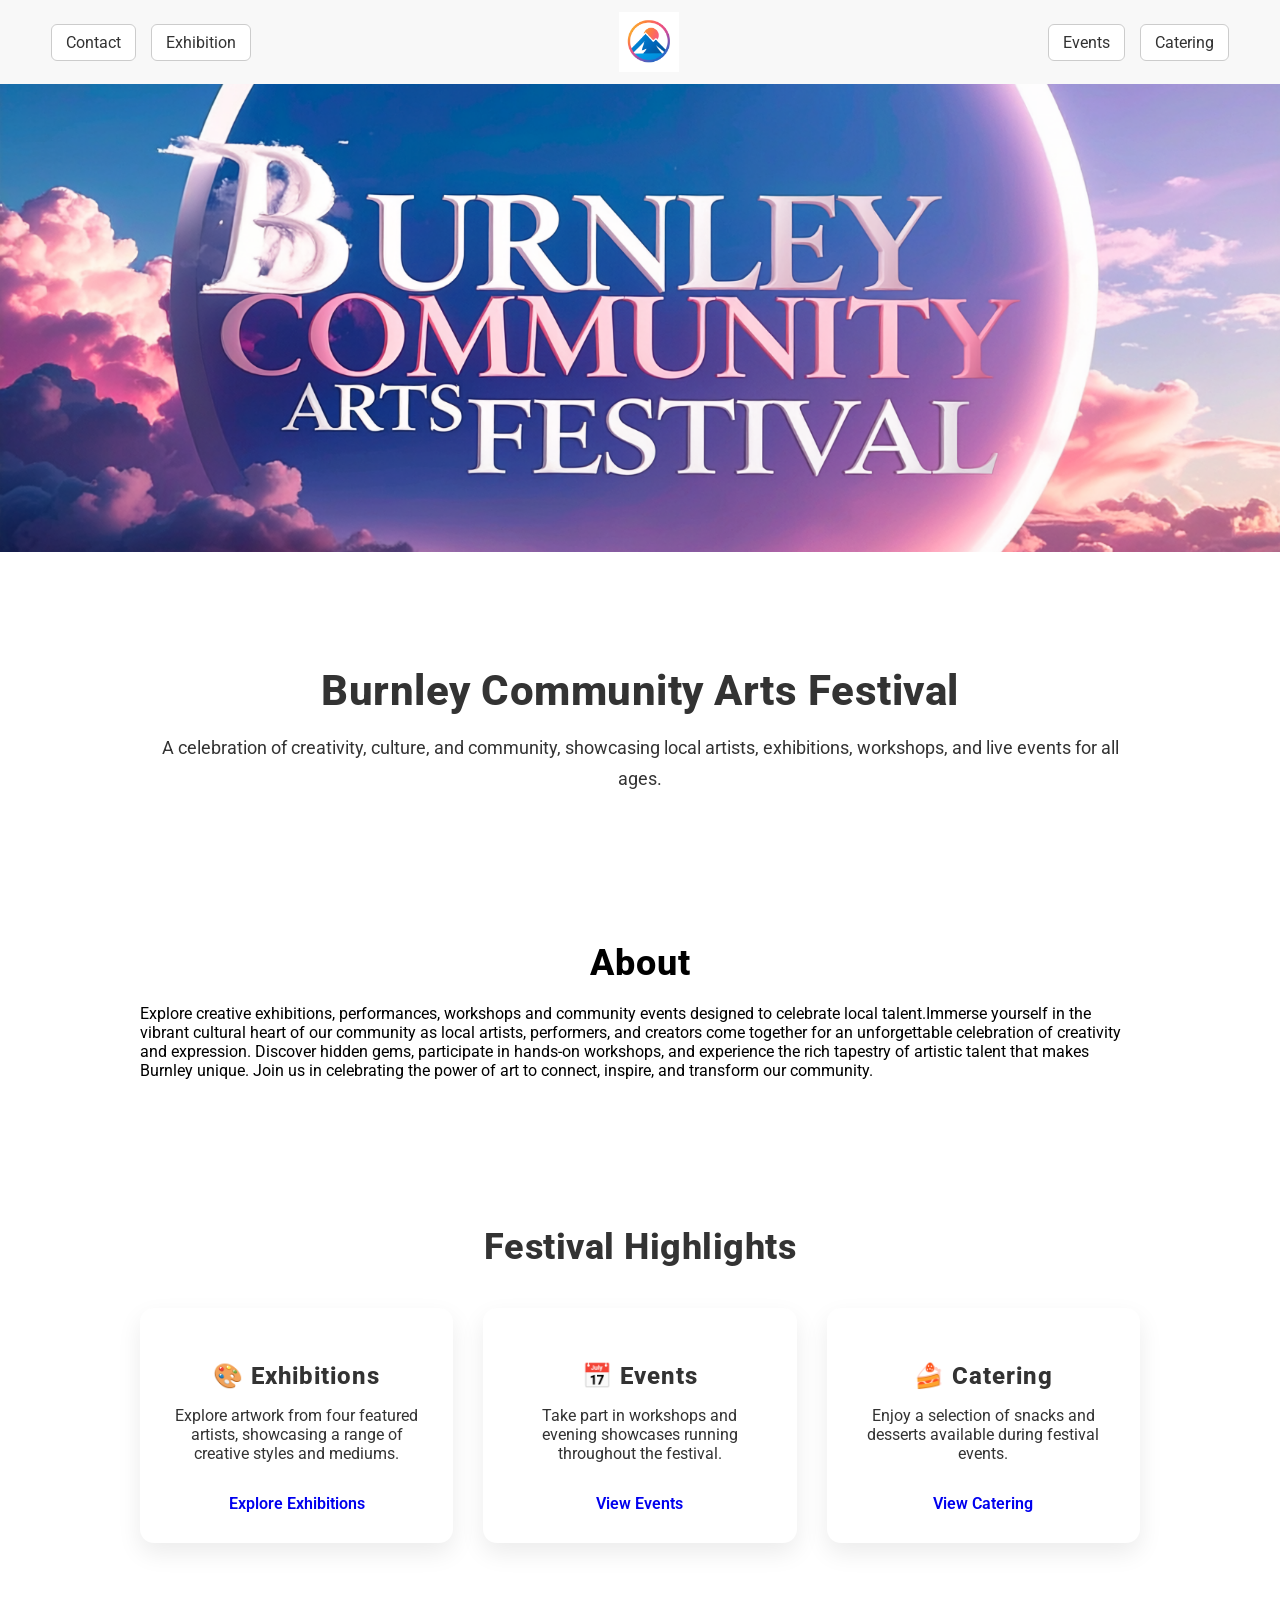
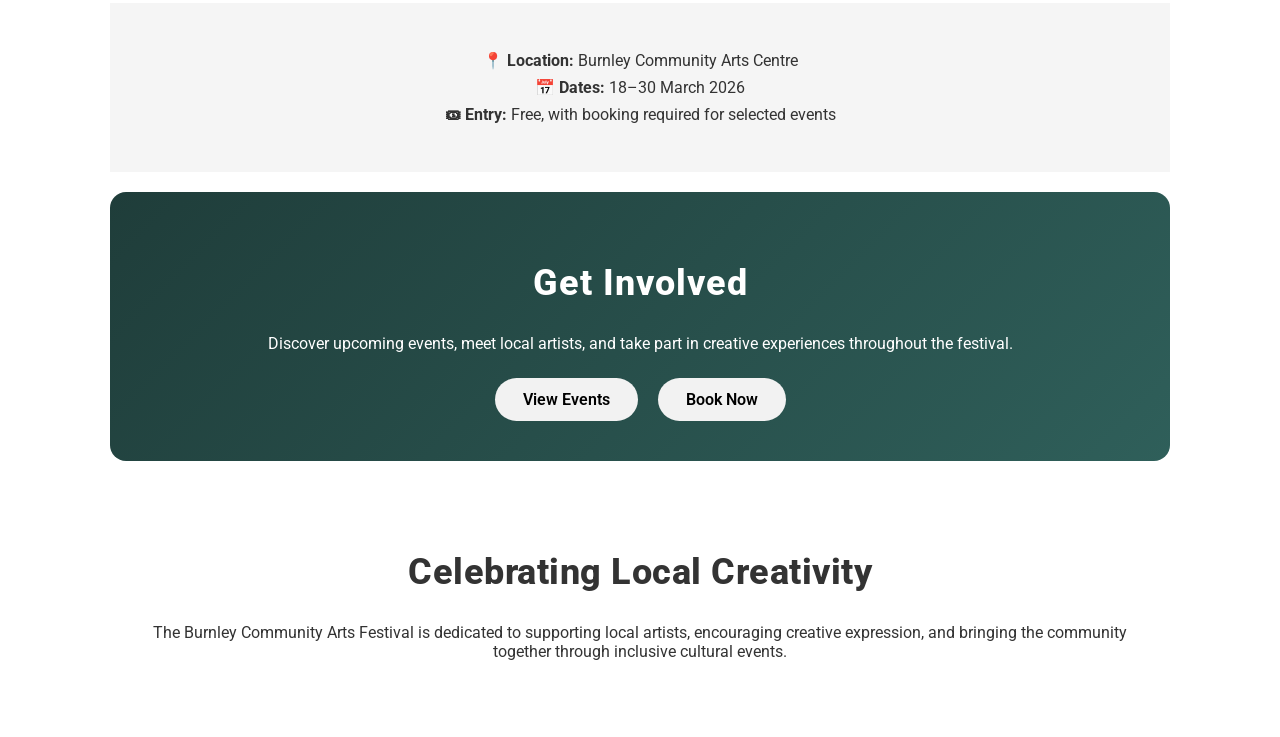
<file: index.html>
<!DOCTYPE html>
<html>

<head>
    <meta charset="UTF-8">
    <title>Burnley Community Arts Festival</title>
    <meta name="Keywords" content="Burnley Arts Festival, community arts, Burnley events, artists, exhibitions, live performances, workshops, local art festival"/>
    <meta name="description" content="The Burnley Community Arts Festival celebrates local creativity with exhibitions, performances, workshops and community events. Discover artists, explore the schedule and get involved."/>
    <meta name="author" content="Farheen Arman"/>
    <meta name="viewport" content="width=device-width, initial-scale=1.0"/>
    <link rel="stylesheet" href="css/style.css">
    <link href="https://fonts.googleapis.com/css2?family=Roboto:wght@300;400;500;700;900&display=swap" rel="stylesheet">
</head>

    <body>
        <header class="top-nav">
           <nav class="nav">
                <div class="nav-left">
                    <a href="contact.html" class="nav-btn">Contact</a>
                    <a href="exhibition.html" class="nav-btn">Exhibition</a>
                </div>

                    <a href="index.html" class="logo-link">
                        <img src="images/Logo 8.png" alt="Company Logo" class="logo-img">
                    </a>

            <div class="nav-right">
                <a href="event.html" class="nav-btn">Events</a>
                <a href="catering.html" class="nav-btn">Catering</a>
            </div>

            </nav>

        </header>

    <section class="hero-image">
        <img src="images/Index image 1 copy 2.png" alt="Burnley Community Arts Festival">
    </section>

    <main>

    <section class="highlights-section"></section>
<section class="info-strip"></section>
<section class="cta-section"></section>
<section class="mission-section"></section>

    </main>


  
    <section class="home-intro"> 
    <h1>Burnley Community Arts Festival</h1>
    <p>
        A celebration of creativity, culture, and community, showcasing local artists,
        exhibitions, workshops, and live events for all ages.
    </p>
</section>


    <section class="about-section">
        <h2>About</h2>
        <p>
            Explore creative exhibitions, performances, 
            workshops and community events designed to celebrate local talent.Immerse yourself in the vibrant cultural heart of our community as local artists, performers, and creators come together for an unforgettable celebration of creativity and expression. Discover hidden gems, participate in hands-on workshops, and experience the rich tapestry of artistic talent that makes Burnley unique. Join us in celebrating the power of art to connect, inspire, and transform our community.
        </p>
    </section>

    <section class="home-overview">
    <h2>Festival Highlights</h2>

    <div class="overview-cards">
        <div class="overview-card">
            <h3>🎨 Exhibitions</h3>
            <p>
                Explore artwork from four featured artists, showcasing a range of
                creative styles and mediums.
            </p>
            <a href="exhibition.html">Explore Exhibitions</a>
        </div>

        <div class="overview-card">
            <h3>📅 Events</h3>
            <p>
                Take part in workshops and evening showcases running throughout
                the festival.
            </p>
            <a href="event.html">View Events</a>
        </div>

        <div class="overview-card">
            <h3>🍰 Catering</h3>
            <p>
                Enjoy a selection of snacks and desserts available during festival
                events.
            </p>
            <a href="catering.html">View Catering</a>
        </div>
    </div>
    </section>

    <section class="home-details">

    <p><strong>📍 Location:</strong> Burnley Community Arts Centre</p>
    <p><strong>📅 Dates:</strong> 18–30 March 2026</p>
    <p><strong>🎟 Entry:</strong> Free, with booking required for selected events</p>
    
    </section>

    <section class="home-cta">
    <h2>Get Involved</h2>
    <p>
        Discover upcoming events, meet local artists, and take part in creative
        experiences throughout the festival.
    </p>

    <div class="cta-buttons">
        <a href="event.html" class="cta-btn">View Events</a>
        <a href="booking.html" class="cta-btn">Book Now</a>
    </div>
</section>

    <section class="home-values">
    <h2>Celebrating Local Creativity</h2>
    <p>
        The Burnley Community Arts Festival is dedicated to supporting local artists,
        encouraging creative expression, and bringing the community together
        through inclusive cultural events.
    </p>
</section>





    </body>
</html>
</file>
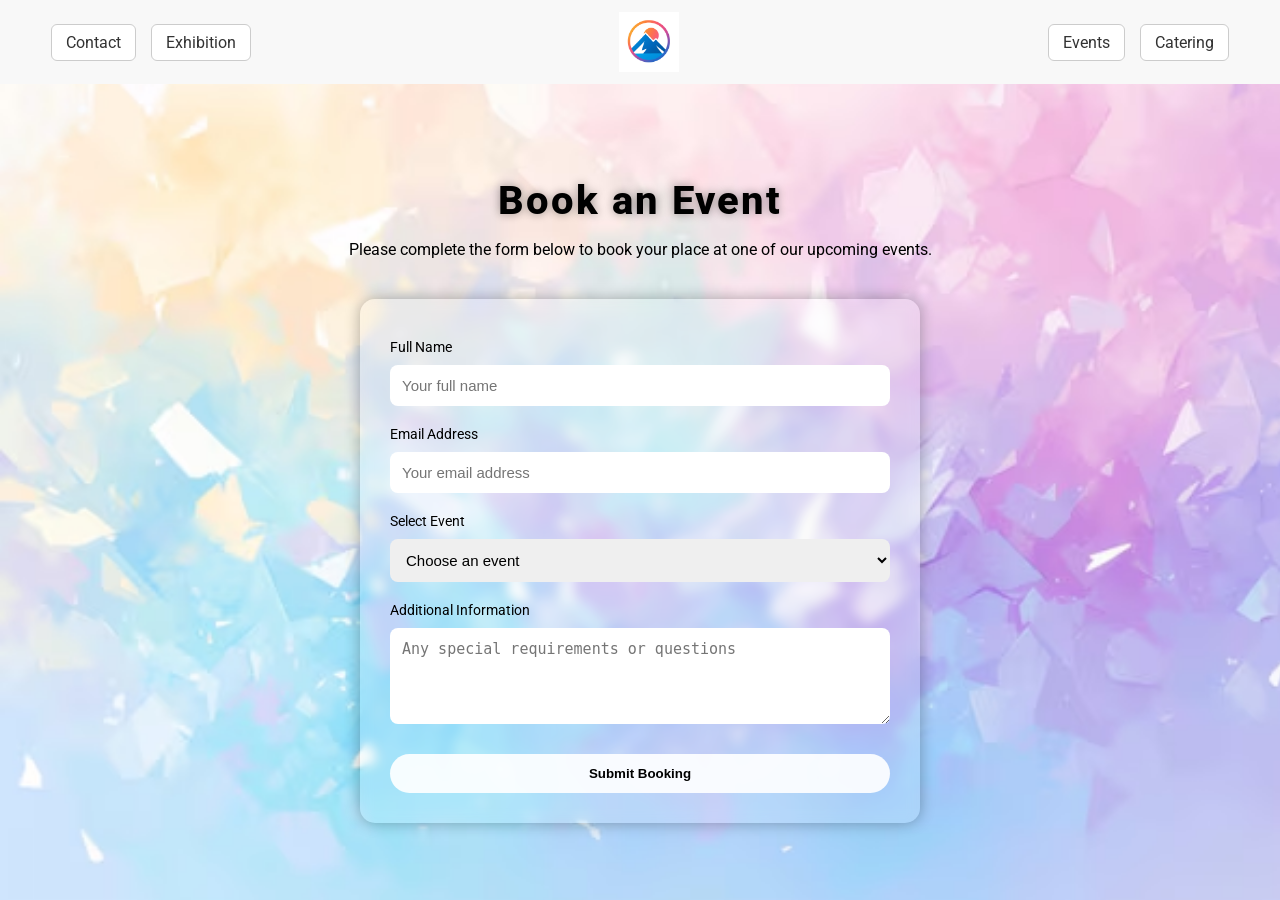
<file: booking.html>
<!DOCTYPE html>
<html>

<head>
    <meta charset="UTF-8">
    <title>Burnley Community Arts Festival</title>
    <meta name="Keywords" content="Burnley Arts Festival, community arts, Burnley events, artists, exhibitions, live performances, workshops, local art festival"/>
    <meta name="description" content="The Burnley Community Arts Festival celebrates local creativity with exhibitions, performances, workshops and community events. Discover artists, explore the schedule and get involved."/>
    <meta name="author" content="Farheen Arman"/>
    <meta name="viewport" content="width=device-width, initial-scale=1.0"/>
    <link rel="stylesheet" href="css/style.css">
    <link href="https://fonts.googleapis.com/css2?family=Roboto:wght@300;400;500;700;900&display=swap" rel="stylesheet">
</head>

    <body>
        <header class="top-nav">
           <nav class="nav">
  <div class="nav-left">
    <a href="contact.html" class="nav-btn">Contact</a>
    <a href="exhibition.html" class="nav-btn">Exhibition</a>
  </div>

  <a href="index.html" class="logo-link">
    <img src="images/Logo 8.png" alt="Company Logo" class="logo-img">
  </a>

  <div class="nav-right">
    <a href="event.html" class="nav-btn">Events</a>
    <a href="catering.html" class="nav-btn">Catering</a>
  </div>
            </nav>

    </header>

<style>
body {
    background-image: url("images/background 3.avif");
    background-size: cover;
    background-repeat: no-repeat;
    background-attachment: fixed;
}

.contact-box h2 {
    color: rgb(6, 58, 58);
    text-align: center;
}
</style>


    <!-- NAVIGATION BAR -->
    <!-- Paste the SAME navbar code you use on all other pages here -->

    <section class="booking">

        <h1 class="booking-title">Book an Event</h1>
        <p class="booking-text">
            Please complete the form below to book your place at one of our upcoming events.
        </p>

        <form class="booking-form">

            <label for="name">Full Name</label>
            <input type="text" id="name" placeholder="Your full name" required>

            <label for="email">Email Address</label>
            <input type="email" id="email" placeholder="Your email address" required>

            <label for="event">Select Event</label>
            <select id="event" required>
                <option value="">Choose an event</option>
                <option>Community Art Workshop</option>
                <option>Evening Art Showcase</option>
                <option>Live Music & Open Mic Night</option>
            </select>

            <label for="message">Additional Information</label>
            <textarea id="message" rows="4" placeholder="Any special requirements or questions"></textarea>

            <button type="submit" class="submit-btn">Submit Booking</button>

        </form>

    </section>

    </body>
</html>
</file>
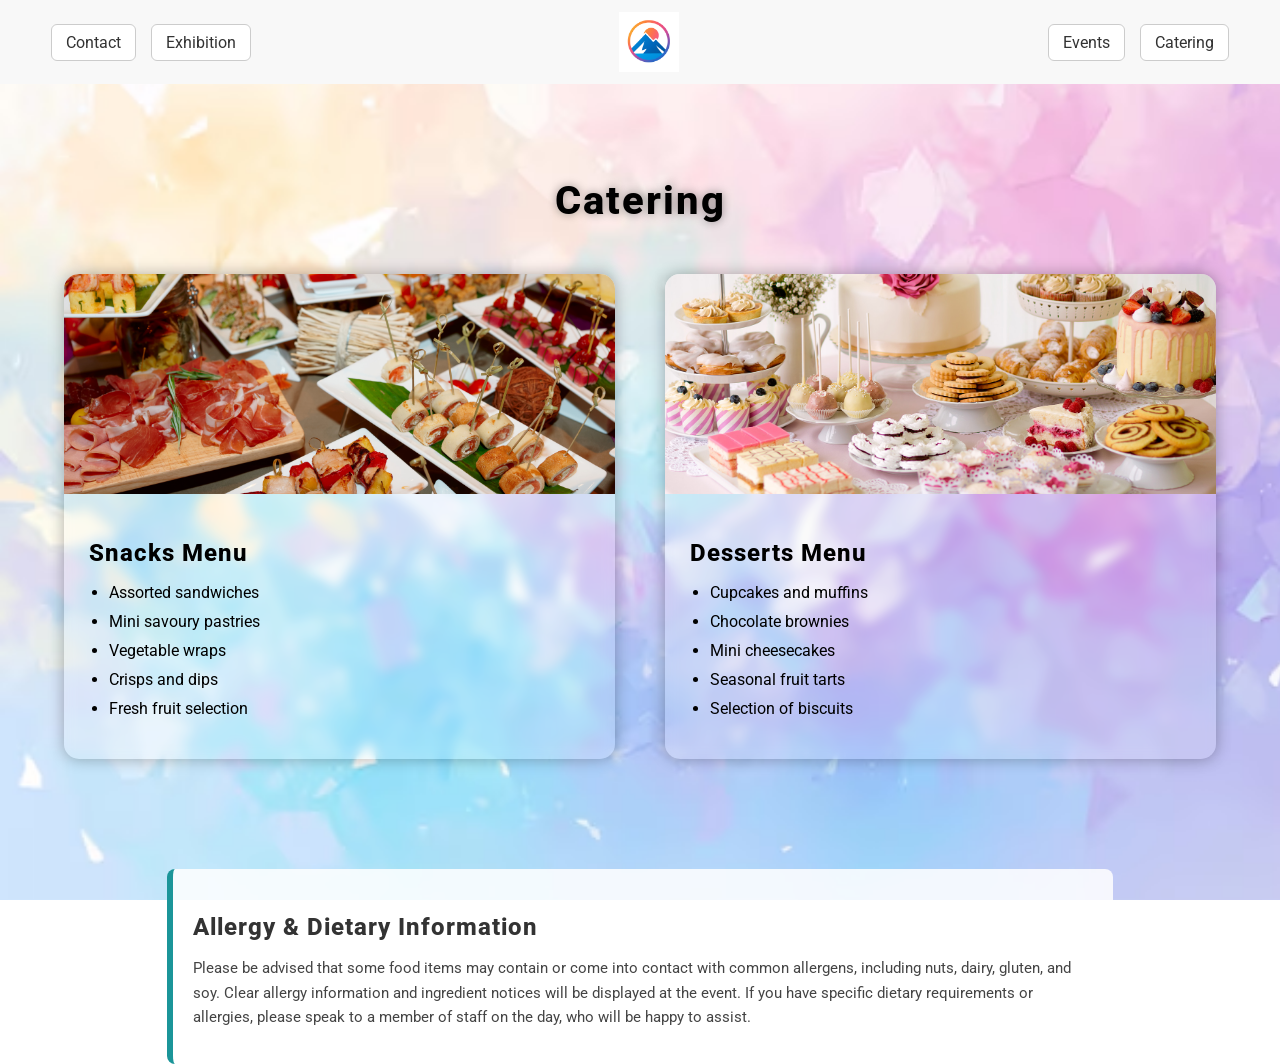
<file: catering.html>
<!DOCTYPE html>
<html>

<head>
    <meta charset="UTF-8">
    <title>Burnley Community Arts Festival</title>
    <meta name="Keywords" content="Burnley Arts Festival, community arts, Burnley events, artists, exhibitions, live performances, workshops, local art festival"/>
    <meta name="description" content="The Burnley Community Arts Festival celebrates local creativity with exhibitions, performances, workshops and community events. Discover artists, explore the schedule and get involved."/>
    <meta name="author" content="Farheen Arman"/>
    <meta name="viewport" content="width=device-width, initial-scale=1.0"/>
    <link rel="stylesheet" href="css/style.css">
    <link href="https://fonts.googleapis.com/css2?family=Roboto:wght@300;400;500;700;900&display=swap" rel="stylesheet">
</head>

    <body>
        <header class="top-nav">
           <nav class="nav">
  <div class="nav-left">
    <a href="contact.html" class="nav-btn">Contact</a>
    <a href="exhibition.html" class="nav-btn">Exhibition</a>
  </div>

  <a href="index.html" class="logo-link">
    <img src="images/Logo 8.png" alt="Company Logo" class="logo-img">
  </a>

  <div class="nav-right">
    <a href="event.html" class="nav-btn">Events</a>
    <a href="catering.html" class="nav-btn">Catering</a>
  </div>
            </nav>

</header>

<style>
body {
    background-image: url("images/background 3.avif");
    background-size: cover;
    background-repeat: no-repeat;
    background-attachment: fixed;
}

.contact-box h2 {
    color: rgb(6, 58, 58);
    text-align: center;
}
</style>


    <section class="catering">

    <h1 class="catering-title">Catering</h1>

    <div class="catering-container">

        <!-- Snacks Menu -->
        <div class="catering-card">
            <div class="catering-image">
                <img src="images/Snacks image 2.jpg" alt="Snacks catering">
            </div>

            <div class="catering-info">
                <h2>Snacks Menu</h2>

                <ul>
                    <li>Assorted sandwiches</li>
                    <li>Mini savoury pastries</li>
                    <li>Vegetable wraps</li>
                    <li>Crisps and dips</li>
                    <li>Fresh fruit selection</li>
                </ul>
            </div>
        </div>

        <!-- Desserts Menu -->
        <div class="catering-card">
            <div class="catering-image">
                <img src="images/dessert image 1.jpg" alt="Desserts catering">
            </div>

            <div class="catering-info">
                <h2>Desserts Menu</h2>

                <ul>
                    <li>Cupcakes and muffins</li>
                    <li>Chocolate brownies</li>
                    <li>Mini cheesecakes</li>
                    <li>Seasonal fruit tarts</li>
                    <li>Selection of biscuits</li>
                </ul>
            </div>
        </div>

    </div>

</section>

<section class="allergy-notice">
    <h3>Allergy & Dietary Information</h3>
    <p>
        Please be advised that some food items may contain or come into contact with
        common allergens, including nuts, dairy, gluten, and soy.
        Clear allergy information and ingredient notices will be displayed at the event.
        If you have specific dietary requirements or allergies, please speak to a member
        of staff on the day, who will be happy to assist.
    </p>
</section>

    </body>

</html>
</file>
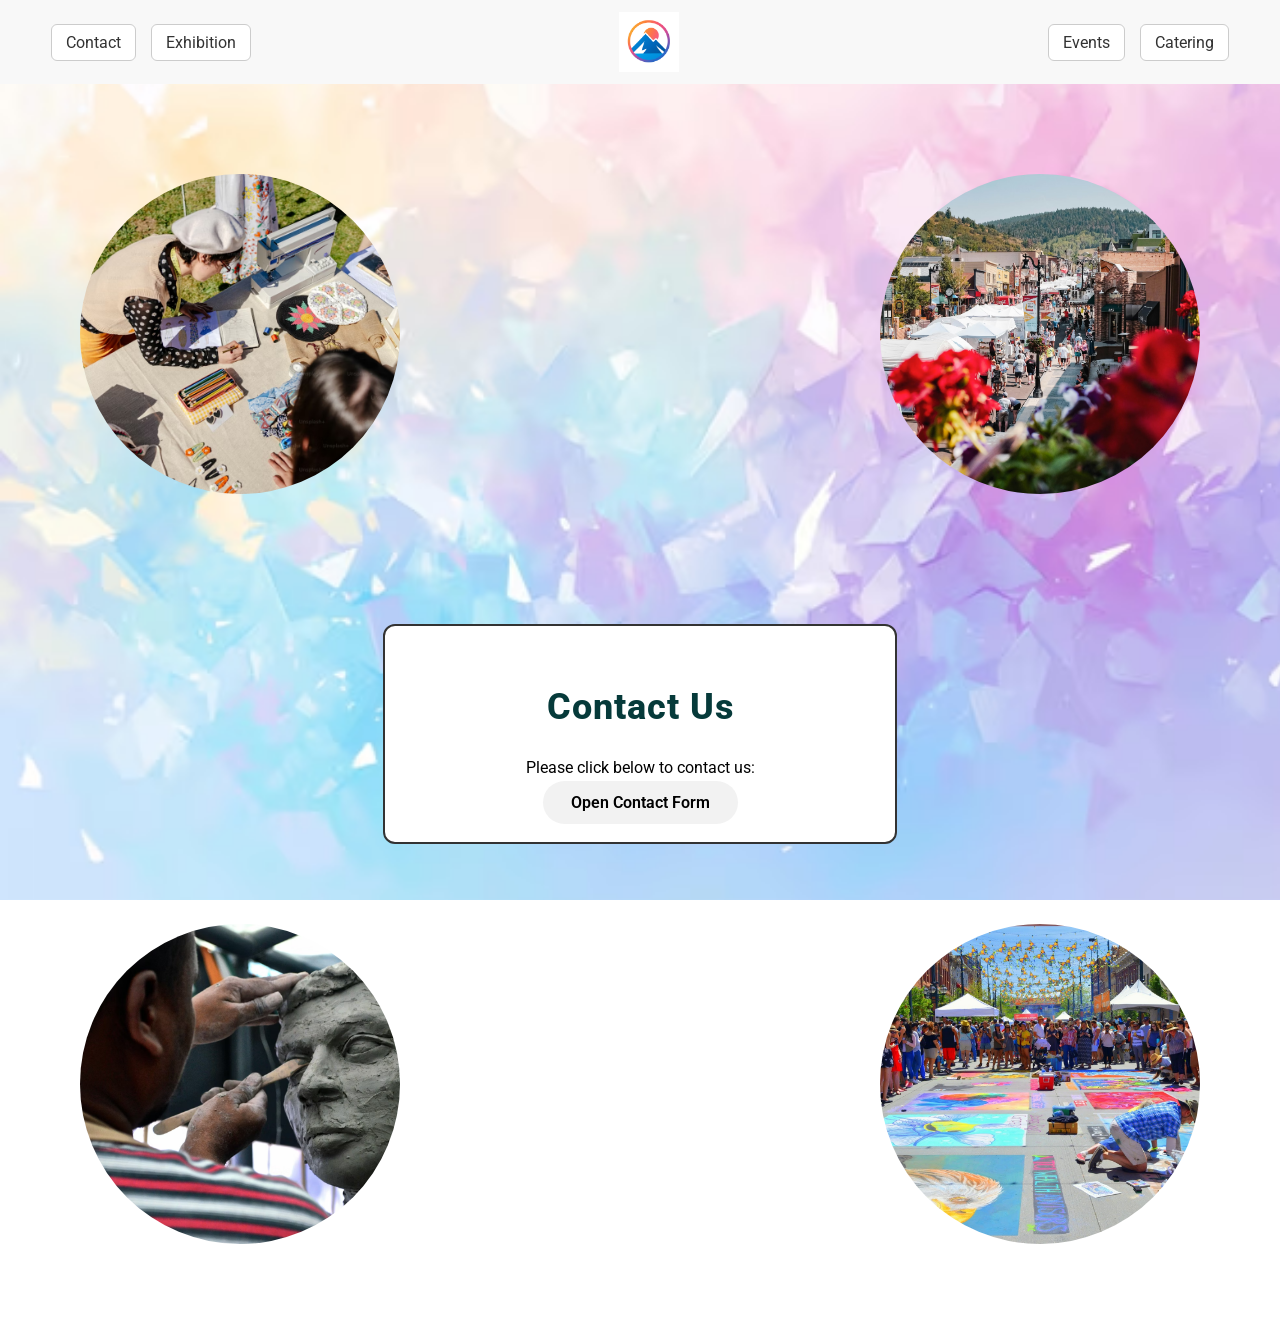
<file: contact.html>
<!DOCTYPE html>
<html>

<head>
    <meta charset="UTF-8">
    <title>Burnley Community Arts Festival</title>
    <meta name="Keywords" content="Burnley Arts Festival, community arts, Burnley events, artists, exhibitions, live performances, workshops, local art festival"/>
    <meta name="description" content="The Burnley Community Arts Festival celebrates local creativity with exhibitions, performances, workshops and community events. Discover artists, explore the schedule and get involved."/>
    <meta name="author" content="Farheen Arman"/>
    <meta name="viewport" content="width=device-width, initial-scale=1.0"/>
    <link rel="stylesheet" href="css/style.css">
    <link href="https://fonts.googleapis.com/css2?family=Roboto:wght@300;400;500;700;900&display=swap" rel="stylesheet">
    </head>

    <body>
        <header class="top-nav">
           <nav class="nav">
  <div class="nav-left">
    <a href="contact.html" class="nav-btn">Contact</a>
    <a href="exhibition.html" class="nav-btn">Exhibition</a>
  </div>

  <a href="index.html" class="logo-link">
    <img src="images/Logo 8.png" alt="Company Logo" class="logo-img">
  </a>

  <div class="nav-right">
    <a href="event.html" class="nav-btn">Events</a>
    <a href="catering.html" class="nav-btn">Catering</a>
  </div>
</nav>



    <style>
    body { /* background image */
        background-image: url("images/background 3.avif");
        background-size: cover;       /* makes it fill the screen */
        background-repeat: no-repeat; /* prevents tiling */
        background-attachment: fixed; /* optional: parallax effect */
        h2{color:rgb(6, 58, 58);text-align:center}
    }
    </style>

        </header>

        <!-- CONTACT PAGE LAYOUT --> 

    <section class="contact-layout"> 

        <!-- four side images --> 

        <img src="images/Festival image 2.avif" class="side-img top-left"> 

        <img src="images/Festival image 1.avif" class="side-img top-right"> 

        <img src="images/Festival Sculpture image.avif" class="side-img bottom-left"> 

        <img src="images/Festival image 4.jpg" class="side-img bottom-right"> 


        <!-- main contact box --> 

        <div class="contact-box">
    
    <h2>Contact Us</h2>
    <p>Please click below to contact us:</p>

    <a href="https://docs.google.com/forms/d/e/1FAIpQLScZA-Pk-8yQI5fRNkArLJryluPQdW36kV_ibUzKZZuw4qlISQ/viewform?usp=dialog" target="_blank" class="cta-btn">
        Open Contact Form
    </a>
</div>

    </a>
</div>


        </div> 


    </section> 

 

  </body> 

</html>
</file>
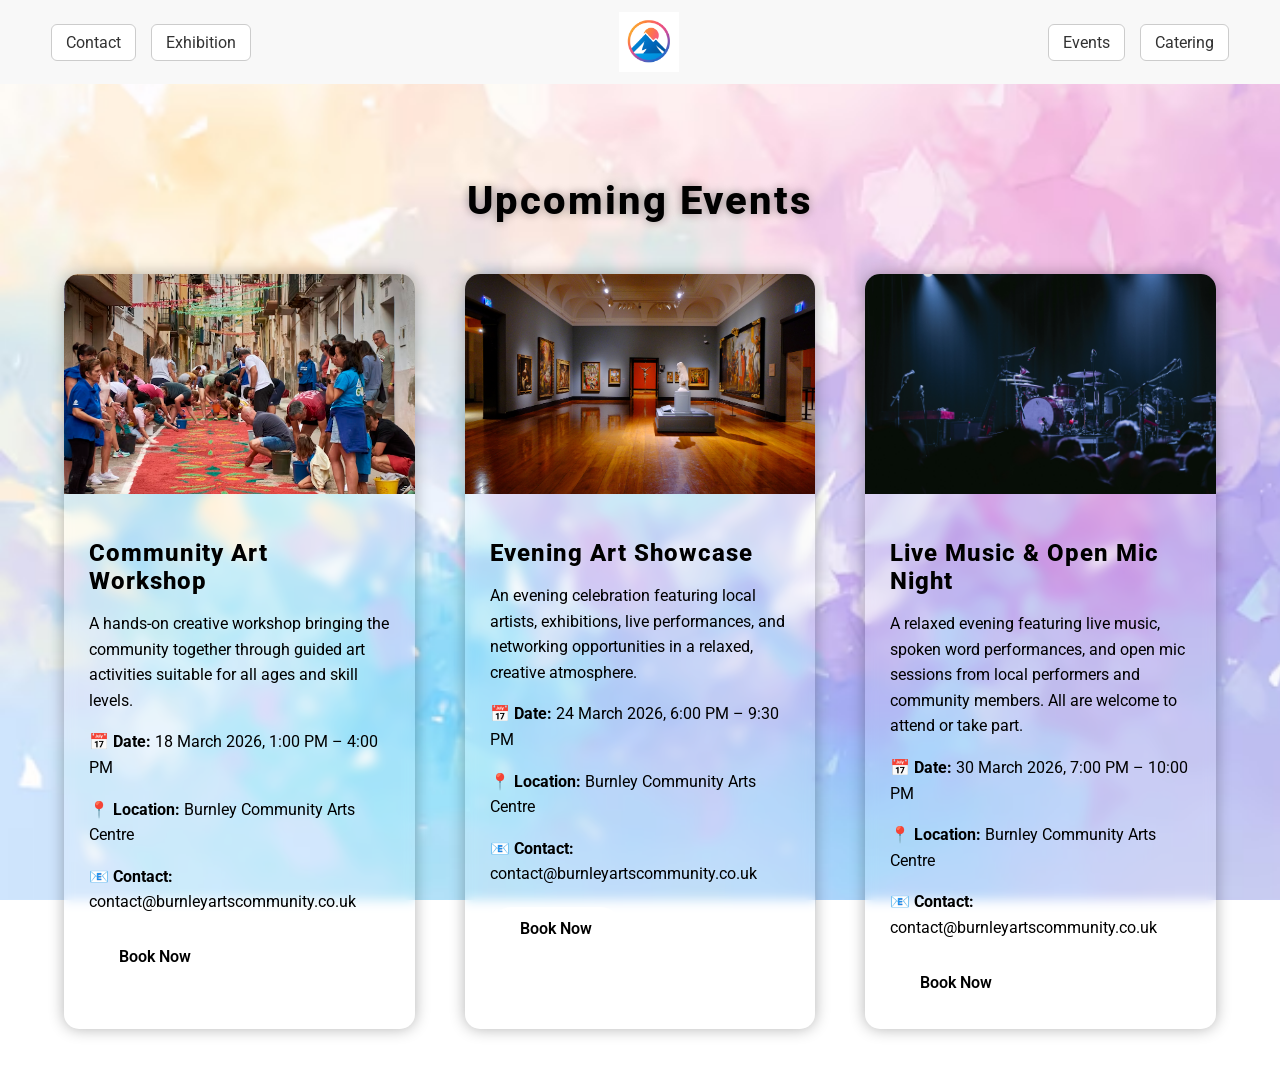
<file: event.html>
<!DOCTYPE html>
<html>

<head>
    <meta charset="UTF-8">
    <title>Burnley Community Arts Festival</title>
    <meta name="Keywords" content="Burnley Arts Festival, community arts, Burnley events, artists, exhibitions, live performances, workshops, local art festival"/>
    <meta name="description" content="The Burnley Community Arts Festival celebrates local creativity with exhibitions, performances, workshops and community events. Discover artists, explore the schedule and get involved."/>
    <meta name="author" content="Farheen Arman"/>
    <meta name="viewport" content="width=device-width, initial-scale=1.0"/>
    <link rel="stylesheet" href="css/style.css">
    <link href="https://fonts.googleapis.com/css2?family=Roboto:wght@300;400;500;700;900&display=swap" rel="stylesheet">
</head>

    <body>
        <header class="top-nav">
           <nav class="nav">
  <div class="nav-left">
    <a href="contact.html" class="nav-btn">Contact</a>
    <a href="exhibition.html" class="nav-btn">Exhibition</a>
  </div>

  <a href="index.html" class="logo-link">
    <img src="images/Logo 8.png" alt="Company Logo" class="logo-img">
  </a>

  <div class="nav-right">
    <a href="event.html" class="nav-btn">Events</a>
    <a href="catering.html" class="nav-btn">Catering</a>
  </div>
            </nav>

    </header>

<style>
body {
    background-image: url("images/background 3.avif");
    background-size: cover;
    background-repeat: no-repeat;
    background-attachment: fixed;
}

.contact-box h2 {
    color: rgb(6, 58, 58);
    text-align: center;
}
</style>


    <section class="events">

    <h1 class="events-title">Upcoming Events</h1>

    <div class="events-container">

        <!-- Event 1 -->
        <div class="event-card">
            <div class="event-image">
                <img src="images/Festival image 3.avif" alt="Community Art Workshop">
            </div>

            <div class="event-info">
                <h2>Community Art Workshop</h2>

                <p>
                    A hands-on creative workshop bringing the community together
                    through guided art activities suitable for all ages and skill levels.
                </p>

                <div class="event-details">
                    <p><strong>📅 Date:</strong> 18 March 2026, 1:00 PM – 4:00 PM</p>
                    <p><strong>📍 Location:</strong> Burnley Community Arts Centre</p>
                    <p><strong>📧 Contact:</strong> contact@burnleyartscommunity.co.uk</p>
                </div>

                <a href="booking.html" class="book-btn">Book Now</a>
            </div>
        </div>

        <!-- Event 2 -->
        <div class="event-card">
            <div class="event-image">
                <img src="images/Festival image 6.jpg" alt="Evening Art Showcase">
            </div>

            <div class="event-info">
                <h2>Evening Art Showcase</h2>

                <p>
                    An evening celebration featuring local artists, exhibitions,
                    live performances, and networking opportunities in a relaxed,
                    creative atmosphere.
                </p>

                <div class="event-details">
                    <p><strong>📅 Date:</strong> 24 March 2026, 6:00 PM – 9:30 PM</p>
                    <p><strong>📍 Location:</strong> Burnley Community Arts Centre</p>
                    <p><strong>📧 Contact:</strong> contact@burnleyartscommunity.co.uk</p>
                </div>

                <a href="booking.html" class="book-btn">Book Now</a>
            </div>
        </div>

        <!-- Event 3 -->
        <div class="event-card">
            <div class="event-image">
                <img src="images/Festival image 7.jpg" alt="Live Music and Open Mic Night">
            </div>

            <div class="event-info">
                <h2>Live Music & Open Mic Night</h2>

                <p>
                    A relaxed evening featuring live music, spoken word performances,
                and open mic sessions from local performers and community members.
                All are welcome to attend or take part.
                </p>

            <div class="event-details">
                <p><strong>📅 Date:</strong> 30 March 2026, 7:00 PM – 10:00 PM</p>
                <p><strong>📍 Location:</strong> Burnley Community Arts Centre</p>
                <p><strong>📧 Contact:</strong> contact@burnleyartscommunity.co.uk</p>
            </div>

            <a href="booking.html" class="book-btn">Book Now</a>
            </div>
        </div>


    </div>

    </section>
    </body>

</html>
</file>
<file: css/style.css>
/* Global font */
body {
    font-family: 'Roboto', Arial, Helvetica, sans-serif;
}

/* Headings – bold & confident */
h1, h2, h3 {
    font-weight: 800;
    letter-spacing: 1px;
}
h1 { font-size: 48px; }
h2 { font-size: 36px; }
h3 { font-size: 24px; }

/* ============================= */
/* Navigation (SAFE VERSION) */
/* ============================= */

/* Header wrapper */
.top-nav {
  width: 100%;
  overflow: visible;
}

/* Apply box-sizing ONLY to nav elements */
.top-nav *,
.nav * {
  box-sizing: border-box;
}

/* Nav bar */
.nav {
  display: grid;
  grid-template-columns: auto auto auto;
  align-items: center;
  gap: 15px;
  padding: 12px 4%;
  background: #f8f8f8;
  width: 100%;
}

/* Button groups */
.nav-left,
.nav-right {
  display: flex;
  gap: 15px;
  align-items: center;
  flex-wrap: wrap;
}

.nav-left { justify-self: start; }
.nav-right { justify-self: end; }

/* Logo */
.logo-link {
  justify-self: center;
  display: flex;
  align-items: center;
}

.logo-img {
  height: 60px;
  width: auto;
  display: block;
}

/* Buttons */
.nav-btn {
  text-decoration: none;
  color: #333;
  padding: 8px 14px;
  border: 1px solid #ccc;
  border-radius: 6px;
  background: #fff;
  white-space: nowrap;
}

/* Responsive */
@media (max-width: 700px) {
  .nav {
    grid-template-columns: 1fr;
    row-gap: 10px;
    justify-items: center;
  }

  .nav-left,
  .nav-right {
    justify-content: center;
  }

  .logo-img {
    height: 50px;
  }
}


/* Image used*/

.hero-image {
    width: 100%;
    overflow: hidden;
    margin-bottom: 40px;
}

.hero-image img {
    width: 100%;
    max-height: 70vh;
    object-fit: cover;
    display: block;
}

html, body {
    margin: 0;
    padding: 0;
    overflow-x: hidden;
}


/* About section */

.about-section {
    max-width: 1000px;
    margin: 0 auto;
    padding: 40px 30px;
    background-color: rgba(255, 255, 255, 0.9);
    border-radius: 10px;
}

.about-section h2 {
    text-align: center;
    margin-bottom: 20px;
}

/* Home Page Sections */
.home-intro,
.home-overview,
.home-details,
.home-cta,
.home-values {
    max-width: 1000px;
    margin: 20px auto;       /* reduced vertical spacing */
    padding: 40px 30px;      /* balanced inner spacing */
    text-align: center;
    color: #333;
}


/* Intro */
.home-intro h1 {
    font-size: 42px;
    margin-bottom: 15px;
}

/* Overview cards */
.overview-cards {
    display: grid;
    grid-template-columns: repeat(auto-fit, minmax(250px, 1fr));
    gap: 30px;
    margin-top: 40px;
}

.overview-card {
    background: rgba(255, 255, 255, 0.9);
    padding: 25px;
    border-radius: 10px;
}

.overview-card h3 {
    margin-bottom: 10px;
}

.overview-card a {
    display: inline-block;
    margin-top: 15px;
    text-decoration: none;
    font-weight: 600;
}

/* Details */
.home-details p {
    font-size: 16px;
    margin: 8px 0;
}

/* CTA */
.cta-buttons {
    margin-top: 25px;
    display: flex;
    justify-content: center;
    gap: 20px;
    flex-wrap: wrap;
}

.cta-btn {
    padding: 12px 28px;
    border-radius: 30px;
    text-decoration: none;
    font-weight: 600;
    background: #f2f2f2;
    color: #000;
}

/* Values */
.home-values {
    background: rgba(255, 255, 255, 0.85);
    padding: 40px;
    border-radius: 10px;
}



/* Section separation */
/* Alternate background colours */
.home-overview {
    background: rgba(255, 255, 255, 0.85);
    border-radius: 12px;
}

.home-details {
    background: #f5f5f5;
}

.home-cta {
    background: linear-gradient(135deg, #1f3d3a, #2f5f5a);
    color: white;
    border-radius: 16px;
}

.home-cta h2,
.home-cta p {
    color: white;
}




.overview-card {
    background: white;
    padding: 30px;
    border-radius: 14px;
    box-shadow: 0 10px 25px rgba(0,0,0,0.08);
    transition: transform 0.3s ease;
}

.overview-card:hover {
    transform: translateY(-6px);
}








.home-intro h1,
.home-overview h2,
.home-details h2,
.home-values h2 {
    letter-spacing: 0.5px;
}

.home-intro p {
    font-size: 18px;
    line-height: 1.7;
}












/* contact page */

/* Contact page layout container */

.contact-layout {
    position: relative;
    width: 100%;
    padding-top: 50px;
    display: flex;
    justify-content: center;
    align-items: center;
}

/* Central Contact Box */
.contact-box {
    width: 450px;
    padding: 30px;
    border: 2px solid #333;
    border-radius: 12px;
    text-align: center;
    background: white;
    z-index: 10;
    position: relative;
}
.contact-box iframe {
    border: none;
    width: 100%;
}


/* Side images around the box */
.side-img {
    width: 120px;
    height: 120px;
    border-radius: 50%;
    object-fit: cover;
    position: absolute;
}

/* Positioning the images */
.top-left {
    top: 50px;
    left: 12%;
}

.top-right {
    top: 50px;
    right: 12%;
}

.bottom-left {
    bottom: 50px;
    left: 12%;
}

.bottom-right {
    bottom: 50px;
    right: 12%;
}


/* CONTACT PAGE — larger side images */

.contact-layout {
    position: relative;
    min-height: 1200px;   /* or whatever height fits the design */
}

.contact-layout .side-img {
    width: 320px;    
    height: 320px;
    object-fit: cover;
    border-radius: 50%;
    position: absolute;
}

/* Adjust the positions if needed */
.contact-layout .top-left {
    top: 90px;
    left: 80px;
}

.contact-layout .top-right {
    top: 90px;
    right: 80px;
}

.contact-layout .bottom-left {
    bottom: 90px;
    left: 80px;
}

.contact-layout .bottom-right {
    bottom: 90px;
    right: 80px;
}

@media (max-width: 900px) {
    .contact-layout .side-img {
        width: 220px;
        height: 220px;
    }
}

@media (max-width: 600px) {
    .contact-layout .side-img {
        width: 160px;
        height: 160px;
    }
}



/* Exhibition page layout container */

.exhibition-layout {
    position: relative;
    width: 100%;
    padding-top: 50px;
    display: flex;
    justify-content: center;
    align-items: center;
}

/* Exhibition Information Box */
.exhibition-box {
    width: 450px;
    padding: 30px;
    border: 2px solid #333;
    border-radius: 12px;
    text-align: center;
    background: white;
    z-index: 10;
    position: relative;
}

/* Side images around the box */
.side-img {
    width: 120px;
    height: 120px;
    border-radius: 50%;
    object-fit: cover;
    position: absolute;
}

/* Positioning the images */
.top-left {
    top: 50px;
    left: 12%;
}

.top-right {
    top: 50px;
    right: 12%;
}

.bottom-left {
    bottom: 50px;
    left: 12%;
}

.bottom-right {
    bottom: 50px;
    right: 12%;
}



/* Exhibition PAGE — larger side images */

.exhibition-layout {
    position: relative;
    min-height: 1200px;   /* or whatever height fits the design */
}

.exhibition-layout .side-img {
    width: 260px;    
    height: 260px;
    object-fit: cover;
    border-radius: 50%;
    position: absolute;
}

/* Adjust the positions if needed */
.exhibition-layout .top-left {
    top: 90px;
    left: 80px;
}

.exhibition-layout .top-right {
    top: 90px;
    right: 80px;
}

.exhibition-layout .bottom-left {
    bottom: 90px;
    left: 80px;
}

.exhibition-layout .bottom-right {
    bottom: 90px;
    right: 80px;
}


/* Exhibition Section */
.exhibition {
    padding: 60px 5%;
    text-align: center;
    color: black;
}

.exhibition-title {
    font-size: 40px;
    margin-bottom: 40px;
    font-weight: 700;
    letter-spacing: 2px;
    text-shadow: 0 0 10px rgba(0,0,0,0.4);
}

/* Grid Layout */
.artist-grid {
    display: grid;
    grid-template-columns: repeat(auto-fit, minmax(320px, 1fr));
    gap: 40px;
}

/* Artist Card */
.artist-card {
    background: rgba(255, 255, 255, 0.15);
    padding: 25px;
    border-radius: 15px;
    backdrop-filter: blur(6px);
    box-shadow: 0 0 15px rgba(0,0,0,0.3);
    transition: transform 0.3s ease, box-shadow 0.3s ease;
}

.artist-card:hover {
    transform: translateY(-8px);
    box-shadow: 0 0 25px rgba(0,0,0,0.5);
}

/* Artist Profile Photo */
.artist-photo {
    width: 100%;
    height: 220px;
    object-fit: cover;
    border-radius: 10px;
    margin-bottom: 15px;
    border: 2px solid rgba(255,255,255,0.4);
}

/* Artwork Image */
.artist-art {
    width: 100%;
    height: 220px;
    object-fit: cover;
    border-radius: 10px;
    margin-bottom: 20px;
    box-shadow: 0 0 10px rgba(0,0,0,0.4);
}

/* Text */
.artist-card h2 {
    font-size: 24px;
    margin-bottom: 10px;
    letter-spacing: 1px;
}

.artist-card p {
    font-size: 16px;
    line-height: 1.5;
}

/* Event Page*/

/* Events Section */
.events {
    padding: 60px 5%;
    color: black;
    text-align: center;
}

.events-title {
    font-size: 40px;
    margin-bottom: 50px;
    letter-spacing: 2px;
    text-shadow: 0 0 10px rgba(0,0,0,0.4);
}

/* Events Layout */
.events-container {
    display: grid;
    grid-template-columns: repeat(auto-fit, minmax(320px, 1fr));
    gap: 50px;
}

/* Event Card */
.event-card {
    background: rgba(255, 255, 255, 0.15);
    border-radius: 15px;
    overflow: hidden;
    backdrop-filter: blur(6px);
    box-shadow: 0 0 15px rgba(0,0,0,0.3);
    transition: transform 0.3s ease, box-shadow 0.3s ease;
}

.event-card:hover {
    transform: translateY(-8px);
    box-shadow: 0 0 25px rgba(0,0,0,0.5);
}

/* Event Image */
.event-image img {
    width: 100%;
    height: 220px;
    object-fit: cover;
    display: block;
}

/* Event Info */
.event-info {
    padding: 25px;
    text-align: left;
}

.event-info h2 {
    font-size: 24px;
    margin-bottom: 10px;
}

.event-info p {
    font-size: 16px;
    line-height: 1.6;
    margin-bottom: 15px;
}

/* Event Details */
.event-details {
    margin-bottom: 20px;
    font-size: 15px;
}

.event-details p {
    margin-bottom: 6px;
}

/* Book Now Button */
.book-btn {
    display: inline-block;
    padding: 12px 30px;
    background: rgba(255, 255, 255, 0.85);
    color: #000;
    font-weight: 600;
    text-decoration: none;
    border-radius: 30px;
    transition: all 0.3s ease;
}

.book-btn:hover {
    background: #ffffff;
    transform: translateY(-3px);
    box-shadow: 0 8px 15px rgba(0,0,0,0.3);
}

/* Booking Page */
.booking {
    padding: 60px 5%;
    color: black;
    text-align: center;
}

.booking-title {
    font-size: 40px;
    margin-bottom: 15px;
    letter-spacing: 2px;
    text-shadow: 0 0 10px rgba(0,0,0,0.4);
}

.booking-text {
    margin-bottom: 40px;
    font-size: 16px;
}

/* Booking Form */
.booking-form {
    max-width: 500px;
    margin: auto;
    background: rgba(255, 255, 255, 0.15);
    padding: 30px;
    border-radius: 15px;
    backdrop-filter: blur(6px);
    box-shadow: 0 0 15px rgba(0,0,0,0.3);
    display: flex;
    flex-direction: column;
    gap: 10px;
}

/* Labels */
.booking-form label {
    text-align: left;
    font-size: 14px;
    margin-top: 10px;
}

/* Inputs */
.booking-form input,
.booking-form select,
.booking-form textarea {
    padding: 12px;
    border-radius: 8px;
    border: none;
    font-size: 15px;
}

/* Submit Button */
.submit-btn {
    margin-top: 20px;
    padding: 12px;
    border-radius: 30px;
    border: none;
    font-weight: 600;
    cursor: pointer;
    background: rgba(255, 255, 255, 0.9);
    color: #000;
    transition: all 0.3s ease;
}

.submit-btn:hover {
    background: #ffffff;
    transform: translateY(-3px);
    box-shadow: 0 8px 15px rgba(0,0,0,0.3);
}

/* Catering page */

/* Catering Section */
.catering {
    padding: 60px 5%;
    color: black;
    text-align: center;
}

.catering-title {
    font-size: 40px;
    margin-bottom: 50px;
    letter-spacing: 2px;
    text-shadow: 0 0 10px rgba(0,0,0,0.4);
}

/* Catering Layout */
.catering-container {
    display: grid;
    grid-template-columns: repeat(auto-fit, minmax(320px, 1fr));
    gap: 50px;
}

/* Catering Card */
.catering-card {
    background: rgba(255, 255, 255, 0.15);
    border-radius: 15px;
    overflow: hidden;
    backdrop-filter: blur(6px);
    box-shadow: 0 0 15px rgba(0,0,0,0.3);
    transition: transform 0.3s ease, box-shadow 0.3s ease;
}

.catering-card:hover {
    transform: translateY(-8px);
    box-shadow: 0 0 25px rgba(0,0,0,0.5);
}

/* Catering Image */
.catering-image img {
    width: 100%;
    height: 220px;
    object-fit: cover;
    display: block;
}

/* Catering Info */
.catering-info {
    padding: 25px;
    text-align: left;
}

.catering-info h2 {
    font-size: 24px;
    margin-bottom: 15px;
}

/* Menu List */
.catering-info ul {
    padding-left: 20px;
}

.catering-info li {
    margin-bottom: 10px;
    font-size: 16px;
}

/* Allergy notice */
.allergy-notice {
    margin: 50px auto 0;
    padding: 20px;
    max-width: 900px;
    background-color: rgba(255, 255, 255, 0.85);
    border-left: 6px solid #1b9599; /* warm accent colour */
    border-radius: 8px;
    font-size: 0.95rem;
}

.allergy-notice h3 {
    margin-bottom: 10px;
    color: #333;
}

.allergy-notice p {
    line-height: 1.6;
    color: #444;
}
</file>
